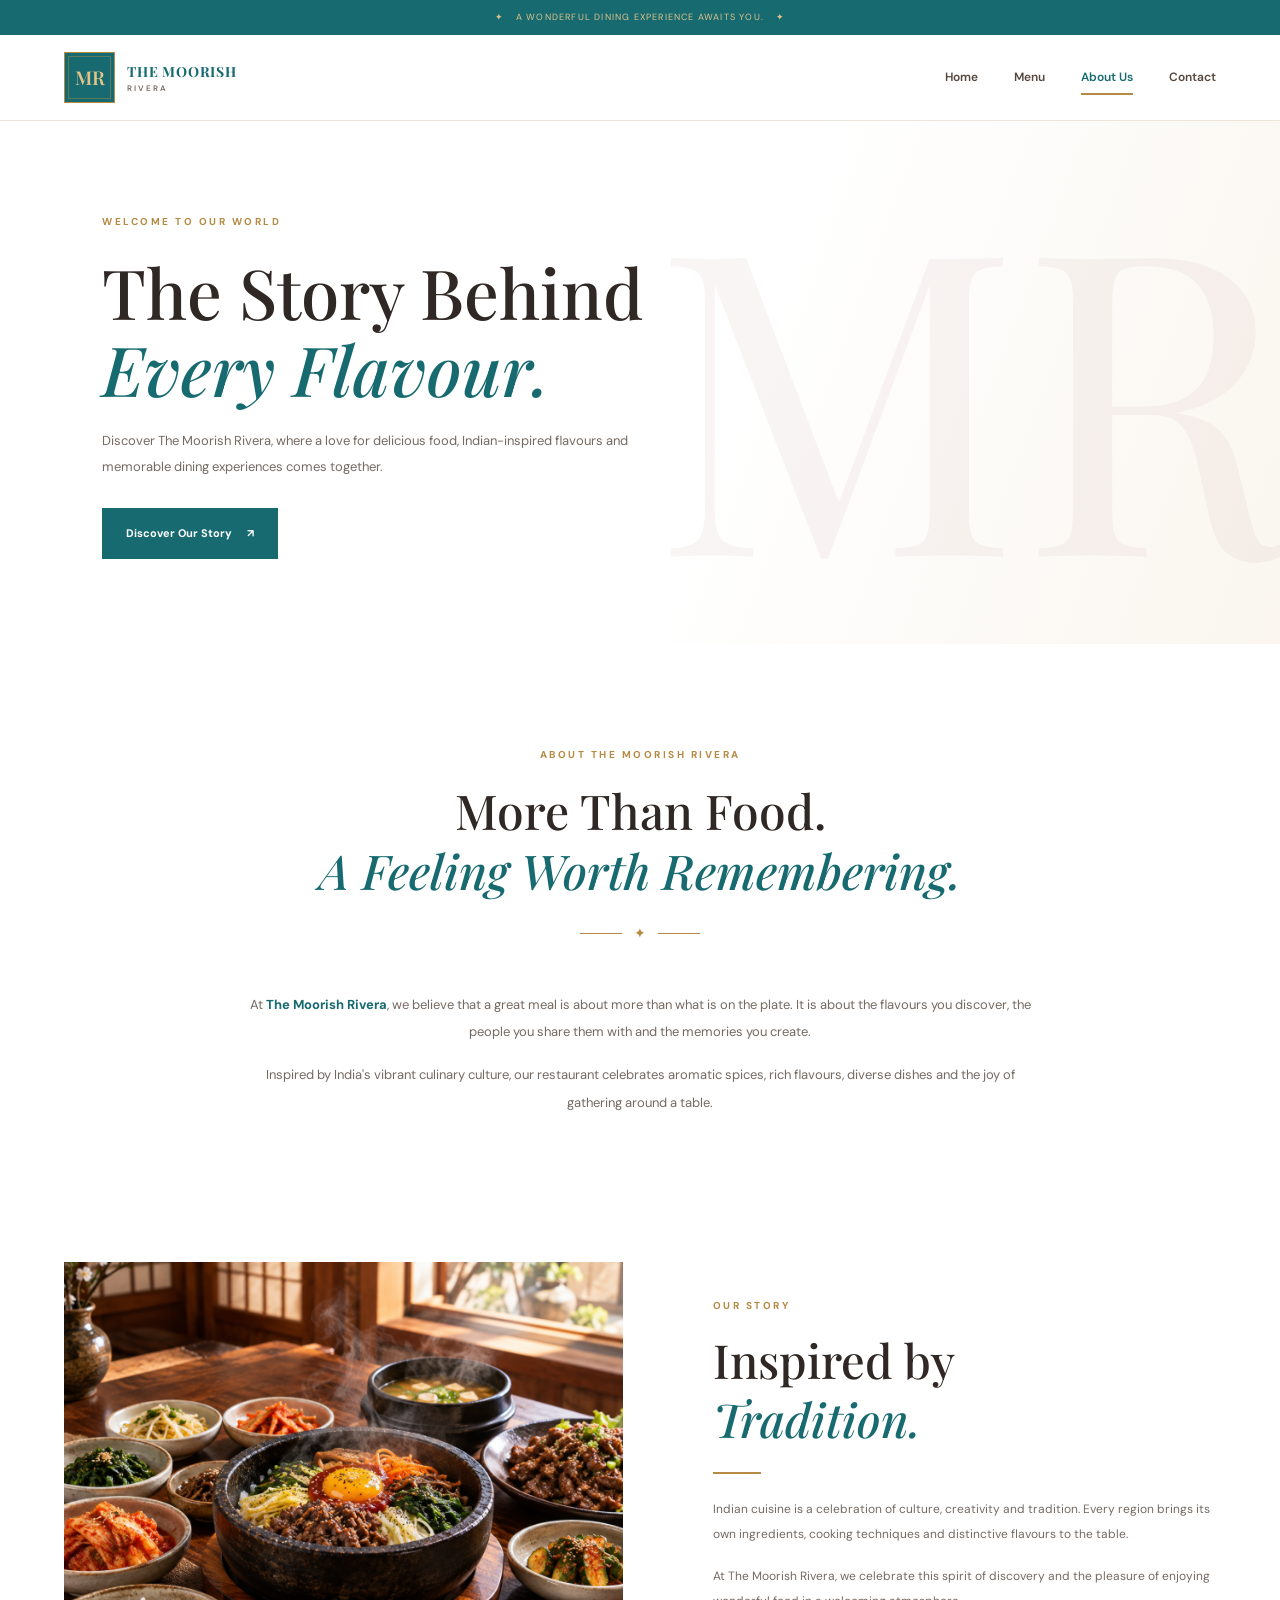
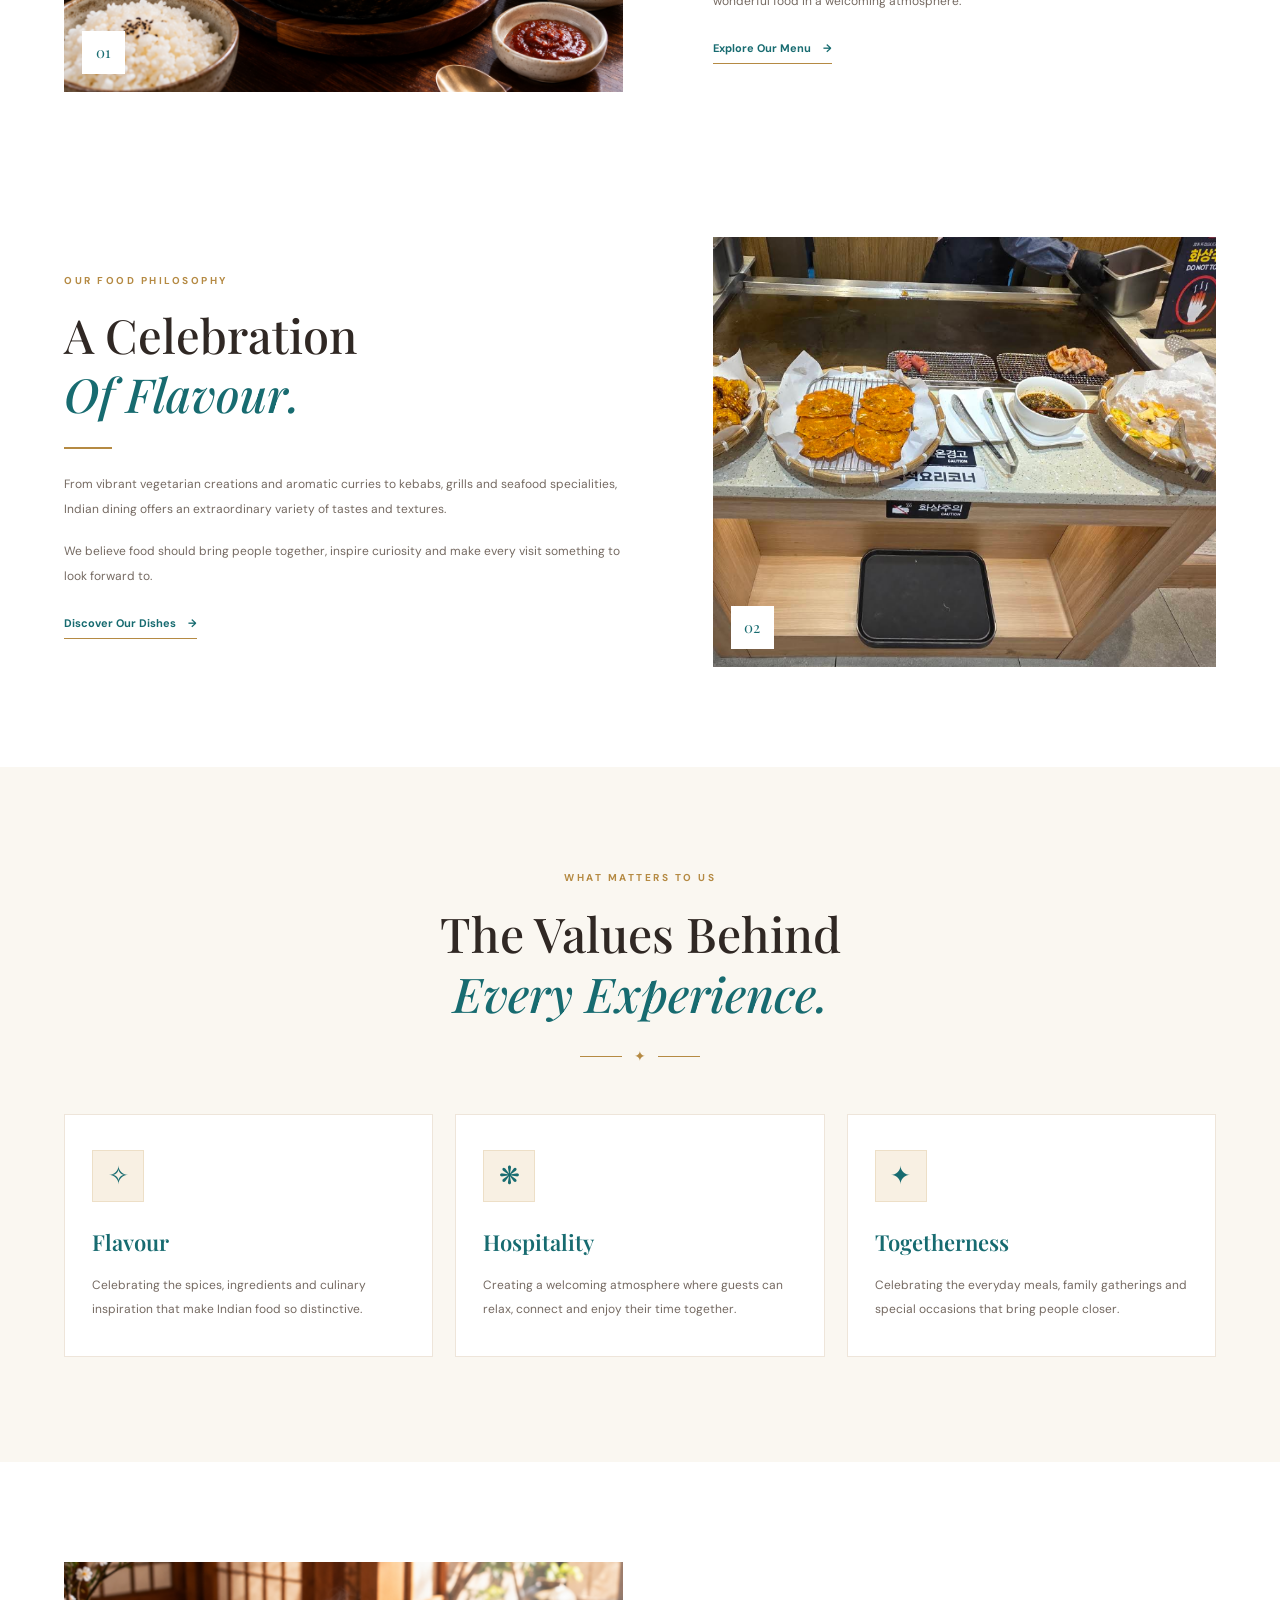
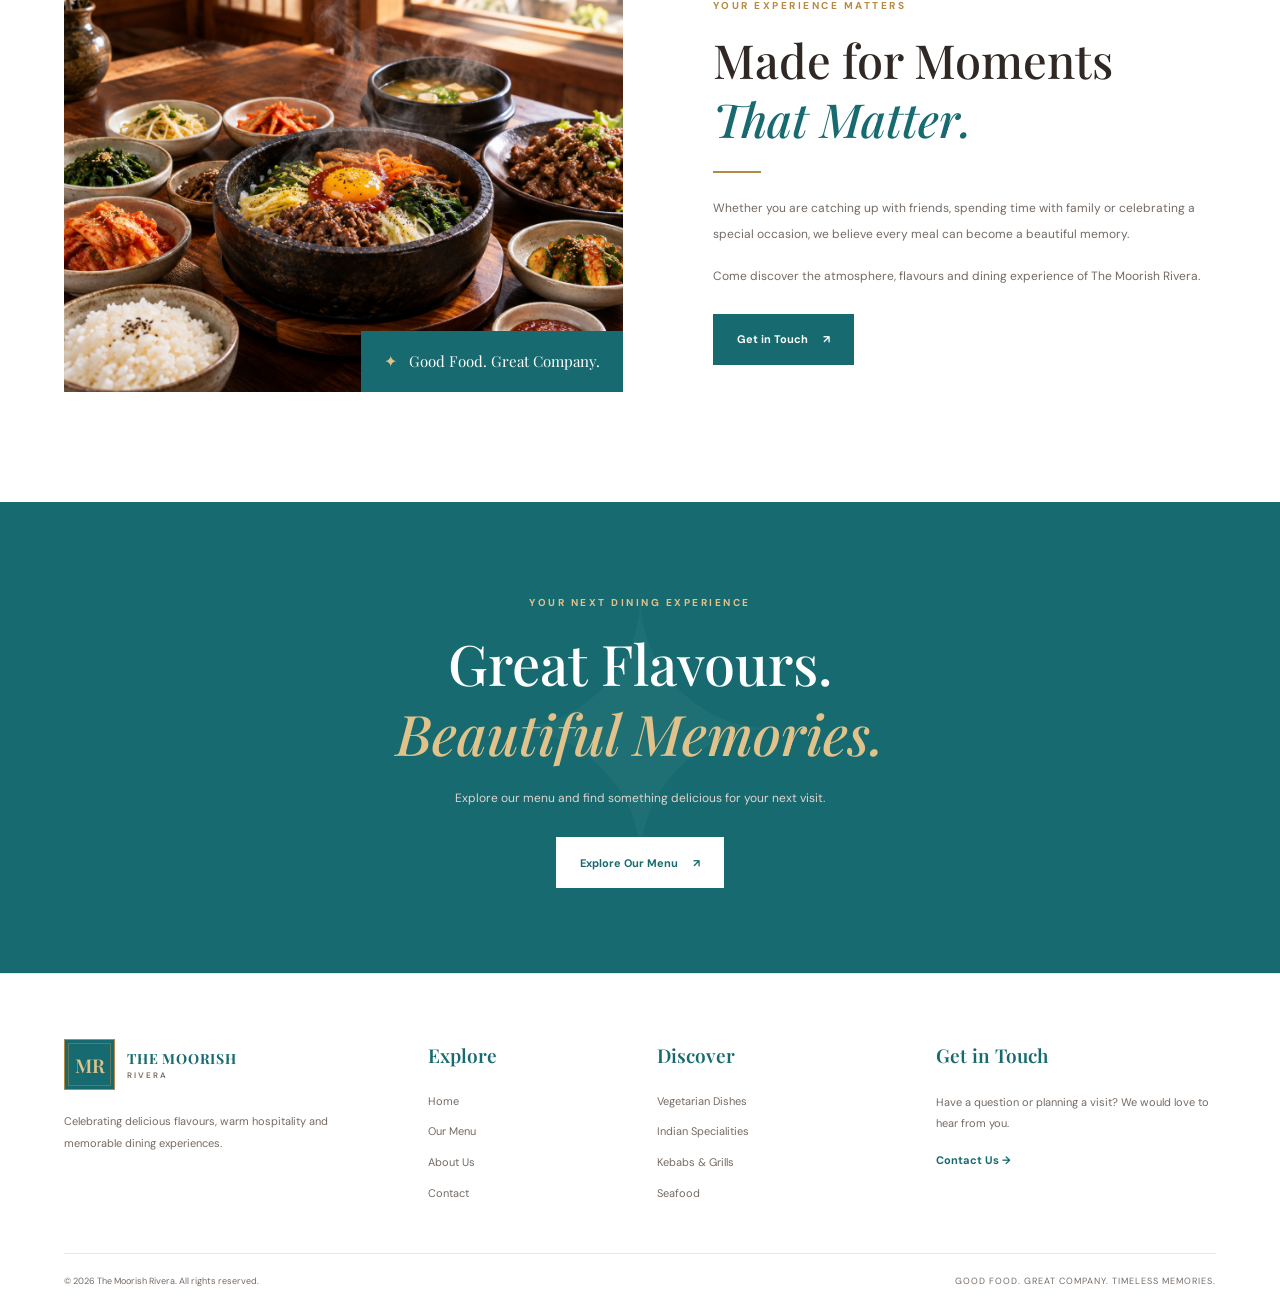
<file: about.html>
<!DOCTYPE html>
<html lang="en">

<head>
    <meta charset="UTF-8">
    <meta name="viewport" content="width=device-width, initial-scale=1.0">

    <meta name="description"
          content="Discover The Moorish Rivera, celebrating Indian-inspired flavours, memorable meals and warm hospitality.">

    <meta name="theme-color" content="#ffffff">

    <title>About Us | The Moorish Rivera</title>

    <!-- Google Fonts -->
    <link rel="preconnect" href="https://fonts.googleapis.com">
    <link rel="preconnect" href="https://fonts.gstatic.com" crossorigin>

    <link href="https://fonts.googleapis.com/css2?family=DM+Sans:wght@400;500;600;700&family=Playfair+Display:wght@500;600;700&display=swap"
          rel="stylesheet">

    <!-- CSS -->
    <link rel="stylesheet" href="css/about.css" type="text/css">

    <!-- JavaScript -->
    <script src="css/js/about.js" defer></script>
</head>

<body>

    <!-- ANNOUNCEMENT BAR -->
    <div class="announcement">
        <span>✦</span>
        <p>A wonderful dining experience awaits you.</p>
        <span>✦</span>
    </div>


    <!-- HEADER -->
    <header class="site-header" id="siteHeader">

        <a href="index.html"
           class="brand"
           aria-label="The Moorish Rivera home">

            <span class="brand-mark">MR</span>

            <span class="brand-copy">
                <strong>THE MOORISH</strong>
                <small>R I V E R A</small>
            </span>

        </a>


        <!-- MOBILE MENU BUTTON -->
        <button class="menu-toggle"
                id="menuToggle"
                aria-label="Open navigation"
                aria-expanded="false"
                aria-controls="mainNav">

            <span></span>
            <span></span>
            <span></span>

        </button>


        <!-- NAVIGATION -->
        <nav class="main-nav" id="mainNav">

            <a href="index.html">Home</a>
            <a href="menu.html">Menu</a>
            <a href="about.html" class="active" aria-current="page">About Us</a>
            <a href="contact.html">Contact</a>

        </nav>

    </header>


    <main>

        <!-- ABOUT HERO -->
        <section class="about-hero">

            <div class="hero-content reveal">

                <span class="eyebrow">WELCOME TO OUR WORLD</span>

                <h1>
                    The Story Behind<br>
                    <span>Every Flavour.</span>
                </h1>

                <p>
                    Discover The Moorish Rivera, where a love for
                    delicious food, Indian-inspired flavours and
                    memorable dining experiences comes together.
                </p>

                <a href="#our-story" class="primary-button">
                    Discover Our Story
                    <span aria-hidden="true">↗</span>
                </a>

            </div>

            <div class="hero-decoration" aria-hidden="true">MR</div>

        </section>


        <!-- INTRODUCTION -->
        <section class="introduction section-container" id="our-story">

            <div class="section-heading reveal">

                <span class="eyebrow">ABOUT THE MOORISH RIVERA</span>

                <h2>
                    More Than Food.<br>
                    <span>A Feeling Worth Remembering.</span>
                </h2>

                <div class="gold-divider">
                    <span></span>
                    <i>✦</i>
                    <span></span>
                </div>

            </div>

            <div class="intro-text reveal">

                <p>
                    At <strong>The Moorish Rivera</strong>, we believe that
                    a great meal is about more than what is on the plate.
                    It is about the flavours you discover, the people
                    you share them with and the memories you create.
                </p>

                <p>
                    Inspired by India's vibrant culinary culture, our
                    restaurant celebrates aromatic spices, rich flavours,
                    diverse dishes and the joy of gathering around a table.
                </p>

            </div>

        </section>


        <!-- IMAGE SECTION 1 -->
        <section class="story-section section-container">

            <div class="story-image reveal">

                <img src="image/main photo.png"
                     alt="The Moorish Rivera restaurant interior"
                     loading="lazy">

                <span class="image-number">01</span>

            </div>

            <div class="story-content reveal">

                <span class="eyebrow">OUR STORY</span>

                <h2>
                    Inspired by<br>
                    <span>Tradition.</span>
                </h2>

                <div class="small-divider"></div>

                <p>
                    Indian cuisine is a celebration of culture, creativity
                    and tradition. Every region brings its own ingredients,
                    cooking techniques and distinctive flavours to the table.
                </p>

                <p>
                    At The Moorish Rivera, we celebrate this spirit of
                    discovery and the pleasure of enjoying wonderful food
                    in a welcoming atmosphere.
                </p>

                <a href="menu.html" class="text-link">
                    Explore Our Menu
                    <span aria-hidden="true">→</span>
                </a>

            </div>

        </section>


        <!-- IMAGE SECTION 2 -->
        <section class="story-section story-reverse section-container">

            <div class="story-image reveal">

                <img src="image/second photo.png"
                     alt="A selection of Indian-inspired restaurant dishes"
                     loading="lazy">

                <span class="image-number">02</span>

            </div>

            <div class="story-content reveal">

                <span class="eyebrow">OUR FOOD PHILOSOPHY</span>

                <h2>
                    A Celebration<br>
                    <span>Of Flavour.</span>
                </h2>

                <div class="small-divider"></div>

                <p>
                    From vibrant vegetarian creations and aromatic curries
                    to kebabs, grills and seafood specialities, Indian dining
                    offers an extraordinary variety of tastes and textures.
                </p>

                <p>
                    We believe food should bring people together, inspire
                    curiosity and make every visit something to look forward to.
                </p>

                <a href="menu.html" class="text-link">
                    Discover Our Dishes
                    <span aria-hidden="true">→</span>
                </a>

            </div>

        </section>


        <!-- VALUES -->
        <section class="values-section">

            <div class="section-container">

                <div class="section-heading reveal">

                    <span class="eyebrow">WHAT MATTERS TO US</span>

                    <h2>
                        The Values Behind<br>
                        <span>Every Experience.</span>
                    </h2>

                    <div class="gold-divider">
                        <span></span>
                        <i>✦</i>
                        <span></span>
                    </div>

                </div>


                <div class="values-grid">

                    <article class="value-card reveal">

                        <span class="value-icon" aria-hidden="true">✧</span>

                        <h3>Flavour</h3>

                        <p>
                            Celebrating the spices, ingredients and
                            culinary inspiration that make Indian
                            food so distinctive.
                        </p>

                    </article>


                    <article class="value-card reveal">

                        <span class="value-icon" aria-hidden="true">❋</span>

                        <h3>Hospitality</h3>

                        <p>
                            Creating a welcoming atmosphere where
                            guests can relax, connect and enjoy
                            their time together.
                        </p>

                    </article>


                    <article class="value-card reveal">

                        <span class="value-icon" aria-hidden="true">✦</span>

                        <h3>Togetherness</h3>

                        <p>
                            Celebrating the everyday meals, family
                            gatherings and special occasions that
                            bring people closer.
                        </p>

                    </article>

                </div>

            </div>

        </section>


        <!-- IMAGE SECTION 3 -->
        <section class="experience-section section-container">

            <div class="experience-image reveal">

                <img src="image/main photo.png"
                     alt="An inviting restaurant dining experience"
                     loading="lazy">

                <div class="image-caption">
                    <span>✦</span>
                    <p>Good Food. Great Company.</p>
                </div>

            </div>

            <div class="experience-content reveal">

                <span class="eyebrow">YOUR EXPERIENCE MATTERS</span>

                <h2>
                    Made for Moments<br>
                    <span>That Matter.</span>
                </h2>

                <div class="small-divider"></div>

                <p>
                    Whether you are catching up with friends, spending
                    time with family or celebrating a special occasion,
                    we believe every meal can become a beautiful memory.
                </p>

                <p>
                    Come discover the atmosphere, flavours and dining
                    experience of The Moorish Rivera.
                </p>

                <a href="contact.html" class="primary-button">
                    Get in Touch
                    <span aria-hidden="true">↗</span>
                </a>

            </div>

        </section>


        <!-- FINAL CALL TO ACTION -->
        <section class="final-cta">

            <div class="cta-decoration" aria-hidden="true">✦</div>

            <div class="cta-content reveal">

                <span class="eyebrow">YOUR NEXT DINING EXPERIENCE</span>

                <h2>
                    Great Flavours.<br>
                    <span>Beautiful Memories.</span>
                </h2>

                <p>
                    Explore our menu and find something delicious
                    for your next visit.
                </p>

                <a href="menu.html" class="light-button">
                    Explore Our Menu
                    <span aria-hidden="true">↗</span>
                </a>

            </div>

        </section>

    </main>


    <!-- FOOTER -->
    <footer class="site-footer">

        <div class="footer-main">

            <!-- BRAND -->
            <div class="footer-brand">

                <a href="index.html" class="brand footer-logo">

                    <span class="brand-mark">MR</span>

                    <span class="brand-copy">
                        <strong>THE MOORISH</strong>
                        <small>R I V E R A</small>
                    </span>

                </a>

                <p>
                    Celebrating delicious flavours, warm hospitality
                    and memorable dining experiences.
                </p>

            </div>


            <!-- QUICK LINKS -->
            <div class="footer-column">

                <h3>Explore</h3>

                <a href="index.html">Home</a>
                <a href="menu.html">Our Menu</a>
                <a href="about.html">About Us</a>
                <a href="contact.html">Contact</a>

            </div>


            <!-- MENU LINKS -->
            <div class="footer-column">

                <h3>Discover</h3>

                <a href="menu.html">Vegetarian Dishes</a>
                <a href="menu.html">Indian Specialities</a>
                <a href="menu.html">Kebabs & Grills</a>
                <a href="menu.html">Seafood</a>

            </div>


            <!-- CONTACT -->
            <div class="footer-column footer-contact">

                <h3>Get in Touch</h3>

                <p>
                    Have a question or planning a visit?
                    We would love to hear from you.
                </p>

                <a href="contact.html" class="footer-contact-link">
                    Contact Us →
                </a>

            </div>

        </div>


        <div class="footer-bottom">

            <p>
                &copy; <span id="currentYear"></span>
                The Moorish Rivera. All rights reserved.
            </p>

            <p class="footer-tagline">
                GOOD FOOD. GREAT COMPANY. TIMELESS MEMORIES.
            </p>

        </div>

    </footer>


    <!-- BACK TO TOP -->
    <button class="back-to-top"
            id="backToTop"
            aria-label="Back to top">

        ↑

    </button>

</body>
</html>
</file>
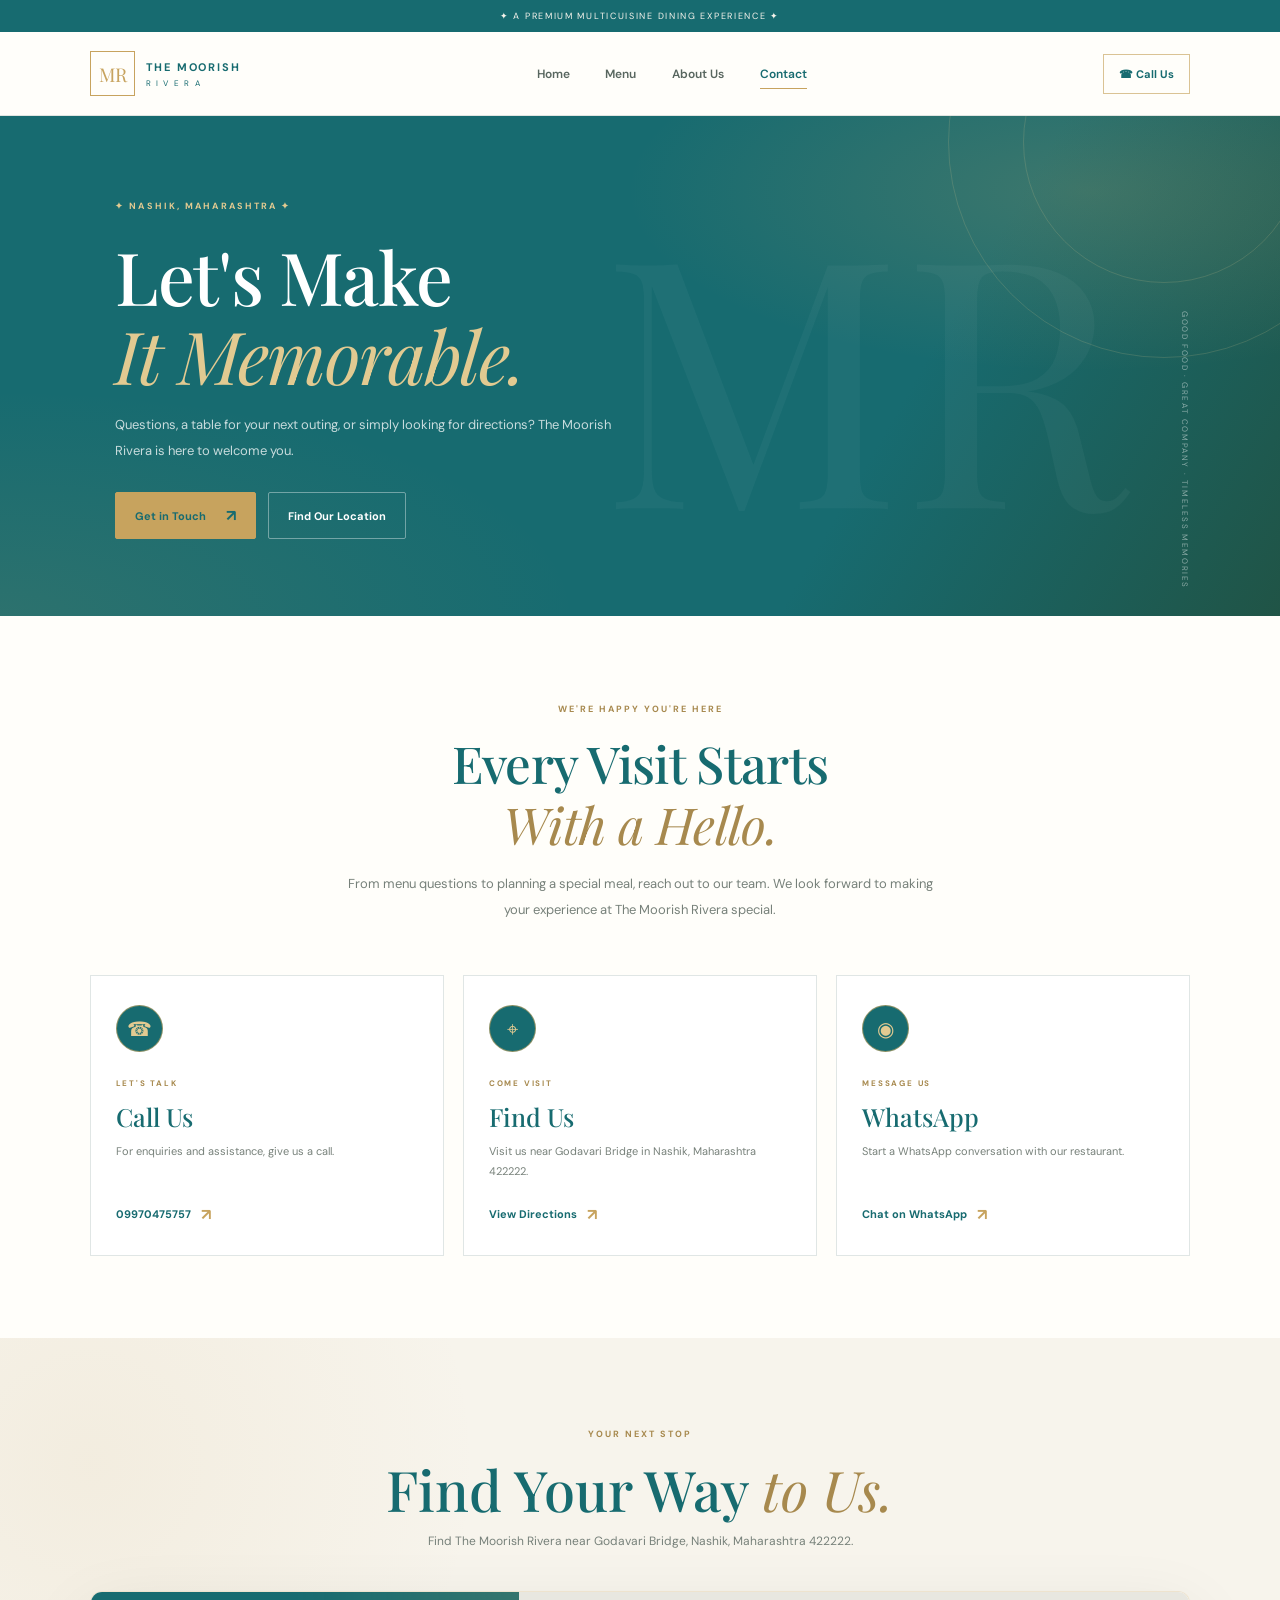
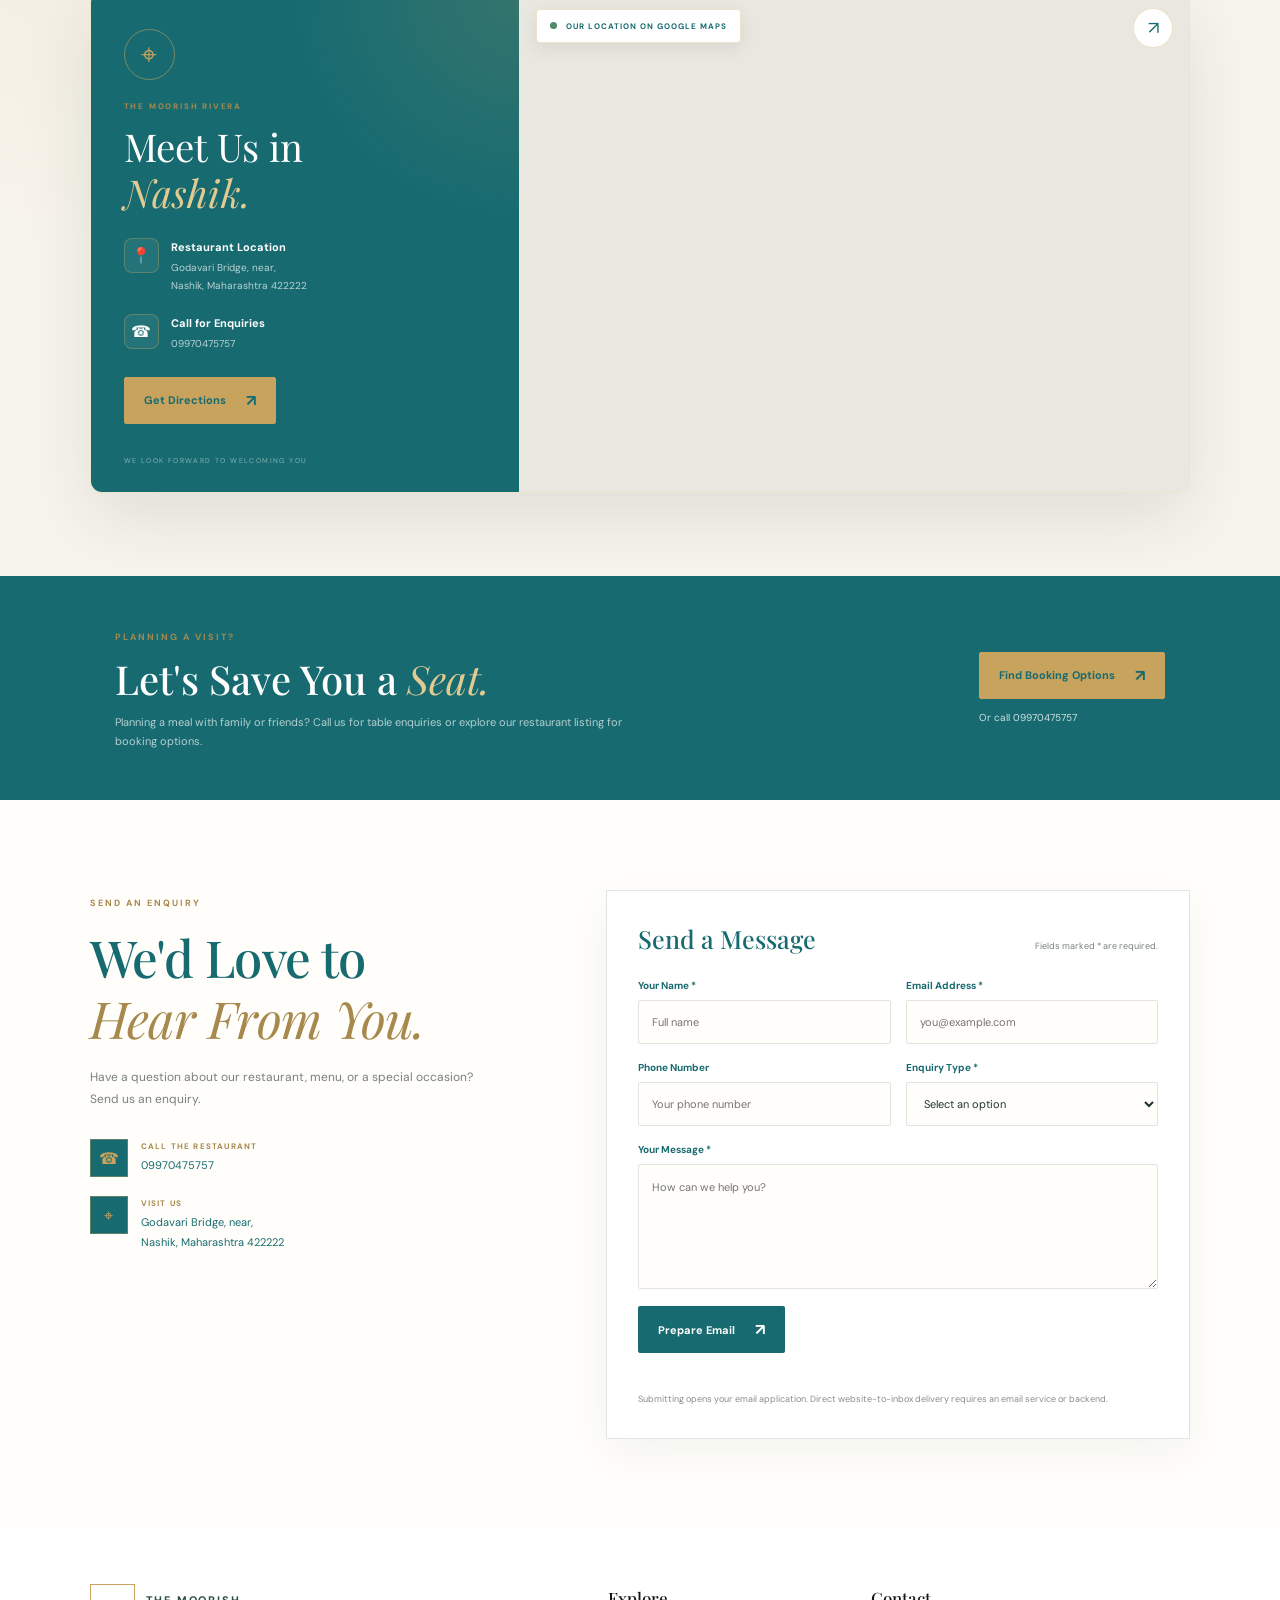
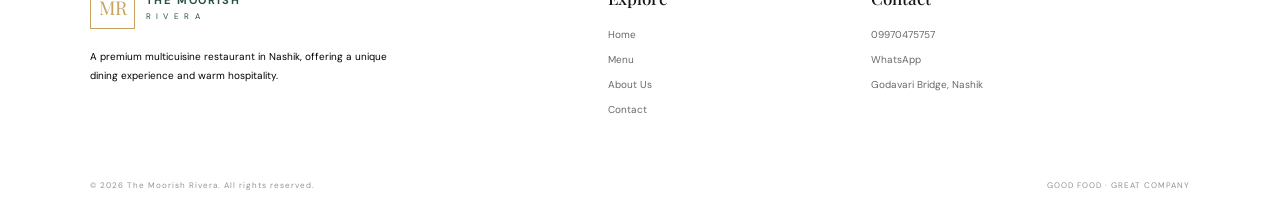
<file: contact.html>
<!DOCTYPE html>
<html lang="en">
<head>
    <meta charset="UTF-8">
    <meta name="viewport" content="width=device-width, initial-scale=1.0">
    <meta name="theme-color" content="#123d36">
    <meta name="description" content="Contact The Moorish Rivera in Nashik, Maharashtra. Find our location, call us, or send an enquiry.">

    <title>Contact Us | The Moorish Rivera</title>

    <link rel="preconnect" href="https://fonts.googleapis.com">
    <link rel="preconnect" href="https://fonts.gstatic.com" crossorigin>

    <link href="https://fonts.googleapis.com/css2?family=DM+Sans:wght@400;500;600;700&family=Playfair+Display:wght@400;500;600;700&display=swap" rel="stylesheet">

    <link rel="stylesheet" href="css/contact.css" type="text/css">
    <script src="css/js/contact.js" defer></script>
</head>

<body>

    <div class="top-strip">
        ✦ A PREMIUM MULTICUISINE DINING EXPERIENCE ✦
    </div>

    <!-- NAVIGATION -->
    <header class="site-header" id="siteHeader">

        <a class="brand" href="index.html">
            <span class="brand-monogram">MR</span>

            <span class="brand-name">
                <strong>THE MOORISH</strong>
                <small>R I V E R A</small>
            </span>
        </a>

        <button class="menu-toggle"
                id="menuToggle"
                aria-label="Open navigation"
                aria-expanded="false"
                aria-controls="mainNav">

            <span></span>
            <span></span>
            <span></span>
        </button>

        <nav class="main-nav" id="mainNav">
            <a href="index.html">Home</a>
            <a href="menu.html">Menu</a>
            <a href="about.html">About Us</a>
            <a href="contact.html" class="active">Contact</a>
        </nav>

        <a class="header-call" href="tel:09970475757">
            ☎ Call Us
        </a>

    </header>

    <main>

        <!-- HERO -->
        <section class="hero">

            <div class="hero-pattern">MR</div>

            <div class="hero-inner reveal">

                <span class="eyebrow">
                    ✦ NASHIK, MAHARASHTRA ✦
                </span>

                <h1>
                    Let's Make<br>
                    <em>It Memorable.</em>
                </h1>

                <p>
                    Questions, a table for your next outing, or simply
                    looking for directions? The Moorish Rivera is here
                    to welcome you.
                </p>

                <div class="hero-actions">
                    <a href="#contact-options" class="button button-gold">
                        Get in Touch <span>↗</span>
                    </a>

                    <a href="#location" class="button button-outline">
                        Find Our Location
                    </a>
                </div>

            </div>

            <div class="hero-side-note">
                GOOD FOOD · GREAT COMPANY · TIMELESS MEMORIES
            </div>

        </section>

        <!-- INTRODUCTION -->
        <section class="intro section-wrap reveal">

            <span class="section-kicker">
                WE'RE HAPPY YOU'RE HERE
            </span>

            <h2>
                Every Visit Starts<br>
                <em>With a Hello.</em>
            </h2>

            <p>
                From menu questions to planning a special meal,
                reach out to our team. We look forward to making
                your experience at The Moorish Rivera special.
            </p>

        </section>

        <!-- CONTACT CARDS -->
        <section class="contact-options section-wrap"
                 id="contact-options">

            <article class="info-card reveal">

                <div class="icon-circle">☎</div>

                <span class="card-kicker">LET'S TALK</span>

                <h3>Call Us</h3>

                <p>
                    For enquiries and assistance, give us a call.
                </p>

                <a href="tel:09970475757" class="text-link">
                    09970475757 <span>↗</span>
                </a>

            </article>

            <article class="info-card reveal">

                <div class="icon-circle">⌖</div>

                <span class="card-kicker">COME VISIT</span>

                <h3>Find Us</h3>

                <p>
                    Visit us near Godavari Bridge in Nashik,
                    Maharashtra 422222.
                </p>

                <a
                    href="https://www.google.com/maps/search/?api=1&query=The+Moorish+Rivera%2C+Godavari+Bridge%2C+Nashik%2C+Maharashtra+422222"
                    target="_blank"
                    rel="noopener noreferrer"
                    class="text-link">

                    View Directions <span>↗</span>
                </a>

            </article>

            <article class="info-card reveal">

                <div class="icon-circle">◉</div>

                <span class="card-kicker">MESSAGE US</span>

                <h3>WhatsApp</h3>

                <p>
                    Start a WhatsApp conversation with our restaurant.
                </p>

                <a
                    href="https://wa.me/919970475757"
                    target="_blank"
                    rel="noopener noreferrer"
                    class="text-link">

                    Chat on WhatsApp <span>↗</span>
                </a>

            </article>

        </section>

        <!-- LOCATION -->
        <section class="location-section" id="location">

            <div class="location-heading reveal">

                <span class="section-kicker">
                    YOUR NEXT STOP
                </span>

                <h2>
                    Find Your Way <em>to Us.</em>
                </h2>

                <p>
                    Find The Moorish Rivera near Godavari Bridge,
                    Nashik, Maharashtra 422222.
                </p>

            </div>

            <div class="location-panel reveal">

                <div class="location-copy">

                    <span class="location-symbol">⌖</span>

                    <span class="card-kicker">
                        THE MOORISH RIVERA
                    </span>

                    <h3>
                        Meet Us in<br>
                        <em>Nashik.</em>
                    </h3>

                    <div class="address-block">

                        <span class="address-icon">📍</span>

                        <div>
                            <strong>Restaurant Location</strong>

                            <p>
                                Godavari Bridge, near,<br>
                                Nashik, Maharashtra 422222
                            </p>
                        </div>

                    </div>

                    <div class="address-block">

                        <span class="address-icon">☎</span>

                        <div>
                            <strong>Call for Enquiries</strong>

                            <p>
                                <a href="tel:09970475757">
                                    09970475757
                                </a>
                            </p>
                        </div>

                    </div>

                    <a
                        class="button button-gold directions-button"
                        href="https://www.google.com/maps/search/?api=1&query=The+Moorish+Rivera%2C+Godavari+Bridge%2C+Nashik%2C+Maharashtra+422222"
                        target="_blank"
                        rel="noopener noreferrer">

                        Get Directions <span>↗</span>
                    </a>

                    <small class="location-footnote">
                        WE LOOK FORWARD TO WELCOMING YOU
                    </small>

                </div>

                <div class="map-frame">

                    <div class="map-badge">
                        <span></span>
                        OUR LOCATION ON GOOGLE MAPS
                    </div>

                    <iframe
                        title="The Moorish Rivera, Nashik, Maharashtra"
                        src="https://www.google.com/maps?q=The%20Moorish%20Rivera%2C%20Godavari%20Bridge%2C%20Nashik%2C%20Maharashtra%20422222&output=embed"
                        loading="lazy"
                        referrerpolicy="no-referrer-when-downgrade"
                        allowfullscreen>
                    </iframe>

                    <a
                        class="map-expand"
                        href="https://www.google.com/maps/search/?api=1&query=The+Moorish+Rivera%2C+Godavari+Bridge%2C+Nashik%2C+Maharashtra+422222"
                        target="_blank"
                        rel="noopener noreferrer"
                        aria-label="Open Google Maps">

                        ↗
                    </a>

                </div>

            </div>

        </section>

        <!-- RESERVATION BANNER -->
        <section class="booking-banner reveal">

            <div>
                <span class="section-kicker">
                    PLANNING A VISIT?
                </span>

                <h2>
                    Let's Save You a <em>Seat.</em>
                </h2>

                <p>
                    Planning a meal with family or friends?
                    Call us for table enquiries or explore our
                    restaurant listing for booking options.
                </p>
            </div>

            <div class="booking-actions">

                <a
                    class="button button-gold"
                    href="https://www.google.com/maps/search/?api=1&query=The+Moorish+Rivera%2C+Godavari+Bridge%2C+Nashik%2C+Maharashtra+422222"
                    target="_blank"
                    rel="noopener noreferrer">

                    Find Booking Options <span>↗</span>
                </a>

                <a class="booking-call" href="tel:09970475757">
                    Or call 09970475757
                </a>

            </div>

        </section>

        <!-- ENQUIRY FORM -->
        <section class="message-section section-wrap">

            <div class="message-intro reveal">

                <span class="section-kicker">
                    SEND AN ENQUIRY
                </span>

                <h2>
                    We'd Love to<br>
                    <em>Hear From You.</em>
                </h2>

                <p>
                    Have a question about our restaurant, menu,
                    or a special occasion? Send us an enquiry.
                </p>

                <div class="message-contact-line">
                    <span>☎</span>

                    <div>
                        <small>CALL THE RESTAURANT</small>

                        <a href="tel:09970475757">
                            09970475757
                        </a>
                    </div>
                </div>

                <div class="message-contact-line">
                    <span>⌖</span>

                    <div>
                        <small>VISIT US</small>

                        <p>
                            Godavari Bridge, near,<br>
                            Nashik, Maharashtra 422222
                        </p>
                    </div>
                </div>

            </div>

            <form class="message-form reveal" id="contactForm">

                <div class="form-heading">
                    <h3>Send a Message</h3>
                    <p>Fields marked * are required.</p>
                </div>

                <div class="form-row">

                    <div class="form-field">
                        <label for="fullName">Your Name *</label>

                        <input
                            id="fullName"
                            name="fullName"
                            type="text"
                            placeholder="Full name"
                            autocomplete="name"
                            required>
                    </div>

                    <div class="form-field">
                        <label for="email">Email Address *</label>

                        <input
                            id="email"
                            name="email"
                            type="email"
                            placeholder="you@example.com"
                            autocomplete="email"
                            required>
                    </div>

                </div>

                <div class="form-row">

                    <div class="form-field">
                        <label for="phone">Phone Number</label>

                        <input
                            id="phone"
                            name="phone"
                            type="tel"
                            placeholder="Your phone number"
                            autocomplete="tel">
                    </div>

                    <div class="form-field">
                        <label for="enquiryType">Enquiry Type *</label>

                        <select
                            id="enquiryType"
                            name="enquiryType"
                            required>

                            <option value="" selected disabled>
                                Select an option
                            </option>

                            <option>General Enquiry</option>
                            <option>Menu Enquiry</option>
                            <option>Table Booking</option>
                            <option>Special Occasion</option>
                            <option>Feedback</option>
                            <option>Other</option>

                        </select>
                    </div>

                </div>

                <div class="form-field">
                    <label for="message">Your Message *</label>

                    <textarea
                        id="message"
                        name="message"
                        rows="5"
                        placeholder="How can we help you?"
                        required></textarea>
                </div>

                <button class="button button-green" type="submit">
                    Prepare Email <span>↗</span>
                </button>

                <p id="formStatus" class="form-status" role="status" aria-live="polite"></p>

                <p class="form-note">
                    Submitting opens your email application. Direct
                    website-to-inbox delivery requires an email service
                    or backend.
                </p>

            </form>

        </section>

    </main>

    <!-- FOOTER -->
    <footer class="site-footer">

        <div class="footer-main">

            <div class="footer-about">

                <a class="brand footer-brand" href="index.html">
                    <span class="brand-monogram">MR</span>

                    <span class="brand-name">
                        <strong>THE MOORISH</strong>
                        <small>R I V E R A</small>
                    </span>
                </a>

                <p>
                    A premium multicuisine restaurant in Nashik,
                    offering a unique dining experience and warm hospitality.
                </p>

            </div>

            <div class="footer-links">
                <h3>Explore</h3>
                <a href="index.html">Home</a>
                <a href="menu.html">Menu</a>
                <a href="about.html">About Us</a>
                <a href="contact.html">Contact</a>
            </div>

            <div class="footer-links">
                <h3>Contact</h3>
                <a href="tel:09970475757">09970475757</a>

                <a
                    href="https://wa.me/919970475757"
                    target="_blank"
                    rel="noopener noreferrer">
                    WhatsApp
                </a>

                <a href="#location">Godavari Bridge, Nashik</a>
            </div>

        </div>

        <div class="footer-bottom">
            <p>
                © <span id="currentYear"></span>
                The Moorish Rivera. All rights reserved.
            </p>

            <span>GOOD FOOD · GREAT COMPANY</span>
        </div>

    </footer>

    <button
        class="back-to-top"
        id="backToTop"
        aria-label="Back to top">

        ↑
    </button>

</body>
</html>
</file>
<file: css/about.css>
/* ==================================================
   THE MOORISH RIVERA
   ABOUT US PAGE
   White & Indian-Inspired Premium Design
================================================== */


/* ROOT */

:root {
    --white: #ffffff;
    --off-white: #fffdf9;
    --cream: #faf7f1;

    --maroon: #176b70;
    --maroon-dark: #176b70;
    --maroon-light: #914338;

    --gold: #b58a43;
    --gold-light: #e0c28a;

    --text: #302824;
    --muted: #756a62;

    --border: #eee5da;

    --heading: "Playfair Display", Georgia, serif;
    --body: "DM Sans", Arial, sans-serif;

    --container: 1200px;

    --transition: 0.35s ease;
}


/* RESET */

* {
    margin: 0;
    padding: 0;
    box-sizing: border-box;
}

html {
    scroll-behavior: smooth;
    scroll-padding-top: 100px;
}

body {
    font-family: var(--body);
    background: var(--white);
    color: var(--text);
    line-height: 1.7;
    overflow-x: hidden;
}

body.menu-open {
    overflow: hidden;
}

img {
    display: block;
    width: 100%;
    object-fit: cover;
}

a {
    color: inherit;
    text-decoration: none;
}

button {
    font: inherit;
}

button:focus-visible,
a:focus-visible {
    outline: 2px solid var(--gold);
    outline-offset: 4px;
}

::selection {
    background: var(--maroon);
    color: var(--white);
}


/* ANNOUNCEMENT */

.announcement {
    min-height: 35px;
    padding: 7px 12px;

    display: flex;
    align-items: center;
    justify-content: center;
    gap: 12px;

    background: var(--maroon-dark);
    color: var(--gold-light);

    text-align: center;
    font-size: 9px;
    letter-spacing: 1.2px;
    text-transform: uppercase;
}

.announcement p {
    line-height: 1.5;
}


/* HEADER */

.site-header {
    position: sticky;
    top: 0;
    z-index: 1000;

    min-height: 86px;
    padding: 12px max(5%, calc((100% - var(--container)) / 2));

    display: flex;
    align-items: center;
    justify-content: space-between;
    gap: 25px;

    background: rgba(255, 255, 255, 0.98);
    border-bottom: 1px solid var(--border);

    transition:
        min-height var(--transition),
        box-shadow var(--transition);
}

.site-header.scrolled {
    min-height: 72px;
    box-shadow: 0 8px 25px rgba(50, 25, 15, 0.07);
}


/* BRAND */

.brand {
    display: inline-flex;
    align-items: center;
    gap: 12px;
    flex-shrink: 0;
}

.brand-mark {
    width: 51px;
    height: 51px;

    display: grid;
    place-items: center;

    background: var(--maroon);
    color: var(--gold-light);

    border: 1px solid var(--gold);
    outline: 1px solid rgba(181, 138, 67, 0.45);
    outline-offset: -5px;

    font-family: var(--heading);
    font-size: 19px;
    font-weight: 600;
}

.brand-copy {
    display: flex;
    flex-direction: column;
    line-height: 1.5;
}

.brand-copy strong {
    color: var(--maroon);
    font-family: var(--heading);
    font-size: 14px;
    letter-spacing: 0.8px;
    white-space: nowrap;
}

.brand-copy small {
    color: var(--muted);
    font-size: 8px;
    font-weight: 600;
}


/* NAVIGATION */

.main-nav {
    display: flex;
    align-items: center;
    gap: clamp(18px, 3vw, 36px);
}

.main-nav a {
    position: relative;
    padding: 10px 0;

    color: #55463e;
    font-size: 12px;
    font-weight: 600;

    transition: color var(--transition);
}

.main-nav a::after {
    content: "";

    position: absolute;
    left: 0;
    bottom: 3px;

    width: 0;
    height: 2px;

    background: var(--gold);

    transition: width var(--transition);
}

.main-nav a:hover,
.main-nav a.active {
    color: var(--maroon);
}

.main-nav a:hover::after,
.main-nav a.active::after {
    width: 100%;
}


/* MOBILE MENU */

.menu-toggle {
    display: none;

    width: 43px;
    height: 43px;

    align-items: center;
    justify-content: center;
    flex-direction: column;
    gap: 5px;

    background: var(--white);
    border: 1px solid var(--border);

    cursor: pointer;
}

.menu-toggle span {
    width: 20px;
    height: 2px;

    background: var(--maroon);

    transition: transform var(--transition), opacity var(--transition);
}

.menu-toggle.active span:first-child {
    transform: translateY(7px) rotate(45deg);
}

.menu-toggle.active span:nth-child(2) {
    opacity: 0;
}

.menu-toggle.active span:last-child {
    transform: translateY(-7px) rotate(-45deg);
}


/* COMMON */

.section-container {
    width: min(100% - 10%, var(--container));
    margin-inline: auto;
}

.eyebrow {
    display: inline-block;

    color: var(--gold);
    font-size: 10px;
    font-weight: 700;
    letter-spacing: 2.5px;
    line-height: 1.8;
    text-transform: uppercase;
}

.section-heading {
    max-width: 760px;
    margin: 0 auto 45px;
    text-align: center;
}

.section-heading h2,
.story-content h2,
.experience-content h2,
.cta-content h2 {
    margin-top: 14px;

    font-family: var(--heading);
    font-size: clamp(33px, 4vw, 48px);
    font-weight: 500;
    line-height: 1.25;
}

.section-heading h2 span,
.story-content h2 span,
.experience-content h2 span,
.cta-content h2 span {
    color: var(--maroon);
    font-style: italic;
}

.gold-divider {
    display: flex;
    align-items: center;
    justify-content: center;
    gap: 12px;
    margin-top: 22px;
}

.gold-divider span {
    width: 42px;
    height: 1px;
    background: var(--gold);
}

.gold-divider i {
    color: var(--gold);
    font-size: 14px;
    font-style: normal;
}

.small-divider {
    width: 48px;
    height: 2px;
    margin: 23px 0;
    background: var(--gold);
}


/* BUTTONS */

.primary-button,
.light-button {
    min-height: 51px;
    padding: 13px 23px;

    display: inline-flex;
    align-items: center;
    justify-content: center;
    gap: 15px;

    border: 1px solid var(--maroon);
    background: var(--maroon);
    color: var(--white);

    font-size: 11px;
    font-weight: 700;

    transition:
        background var(--transition),
        color var(--transition),
        transform var(--transition);
}

.primary-button:hover {
    background: var(--maroon-dark);
    transform: translateY(-3px);
}

.light-button {
    background: var(--white);
    border-color: var(--white);
    color: var(--maroon);
}

.light-button:hover {
    background: var(--gold-light);
    border-color: var(--gold-light);
    transform: translateY(-3px);
}


/* HERO */

.about-hero {
    position: relative;
    min-height: 470px;

    display: flex;
    align-items: center;

    padding: 85px max(8%, calc((100% - 1080px) / 2));

    overflow: hidden;

    background:
        linear-gradient(
            110deg,
            #ffffff 0%,
            #ffffff 56%,
            #faf6ef 100%
        );
}

.hero-content {
    position: relative;
    z-index: 2;
    max-width: 690px;
}

.hero-content h1 {
    margin: 20px 0;

    font-family: var(--heading);
    font-size: clamp(43px, 6vw, 69px);
    font-weight: 500;
    line-height: 1.12;
}

.hero-content h1 span {
    color: var(--maroon);
    font-style: italic;
}

.hero-content p {
    max-width: 540px;
    margin-bottom: 28px;

    color: var(--muted);
    font-size: 13px;
    line-height: 2;
}

.hero-decoration {
    position: absolute;
    top: 50%;
    right: -15px;

    transform: translateY(-50%);

    color: rgba(112, 35, 30, 0.045);
    font-family: var(--heading);
    font-size: clamp(200px, 33vw, 440px);
    line-height: 1;

    pointer-events: none;
    user-select: none;
}


/* INTRODUCTION */

.introduction {
    padding-top: 95px;
    padding-bottom: 85px;
}

.intro-text {
    max-width: 790px;
    margin: 0 auto;
    text-align: center;
}

.intro-text p {
    margin-bottom: 16px;

    color: var(--muted);
    font-size: 13px;
    line-height: 2.1;
}

.intro-text strong {
    color: var(--maroon);
}


/* THREE IMAGE STORY SECTIONS */

.story-section {
    display: grid;
    grid-template-columns: 1fr 0.9fr;
    align-items: center;
    gap: clamp(40px, 7vw, 95px);

    padding-top: 45px;
    padding-bottom: 100px;
}

.story-reverse .story-image {
    order: 2;
}

.story-reverse .story-content {
    order: 1;
}

.story-image {
    position: relative;

    min-width: 0;
    height: 430px;

    overflow: hidden;
    background: var(--cream);
}

.story-image img {
    width: 100%;
    height: 100%;

    transition: transform 0.8s ease;
}

.story-image:hover img {
    transform: scale(1.045);
}

.image-number {
    position: absolute;
    left: 18px;
    bottom: 18px;

    width: 43px;
    height: 43px;

    display: grid;
    place-items: center;

    background: var(--white);
    color: var(--maroon);

    font-family: var(--heading);
    font-size: 15px;
}

.story-content h2 {
    font-size: clamp(34px, 4vw, 47px);
}

.story-content > p,
.experience-content > p {
    margin-bottom: 17px;

    color: var(--muted);
    font-size: 12px;
    line-height: 2.1;
}

.text-link {
    display: inline-flex;
    align-items: center;
    gap: 12px;

    margin-top: 8px;
    padding-bottom: 5px;

    border-bottom: 1px solid var(--gold);

    color: var(--maroon);
    font-size: 11px;
    font-weight: 700;

    transition: gap var(--transition);
}

.text-link:hover {
    gap: 19px;
}


/* VALUES */

.values-section {
    padding: 95px 0 105px;
    background: var(--cream);
}

.values-grid {
    display: grid;
    grid-template-columns: repeat(3, minmax(0, 1fr));
    gap: 22px;
}

.value-card {
    padding: 35px 27px;

    background: var(--white);
    border: 1px solid var(--border);

    transition:
        transform var(--transition),
        box-shadow var(--transition),
        border-color var(--transition);
}

.value-card:hover {
    transform: translateY(-6px);
    border-color: #ddc59e;
    box-shadow: 0 15px 35px rgba(50, 25, 15, 0.07);
}

.value-icon {
    width: 52px;
    height: 52px;

    display: grid;
    place-items: center;

    margin-bottom: 22px;

    background: #f8f0e3;
    border: 1px solid #eddfc7;

    color: var(--maroon);
    font-size: 25px;
}

.value-card h3 {
    margin-bottom: 12px;

    color: var(--maroon);
    font-family: var(--heading);
    font-size: 22px;
    font-weight: 600;
}

.value-card p {
    color: var(--muted);
    font-size: 12px;
    line-height: 2;
}


/* THIRD IMAGE / EXPERIENCE */

.experience-section {
    display: grid;
    grid-template-columns: 1fr 0.9fr;
    align-items: center;
    gap: clamp(40px, 7vw, 95px);

    padding-top: 100px;
    padding-bottom: 110px;
}

.experience-image {
    position: relative;
    height: 430px;
    overflow: hidden;
    background: var(--cream);
}

.experience-image img {
    height: 100%;
    transition: transform 0.8s ease;
}

.experience-image:hover img {
    transform: scale(1.045);
}

.image-caption {
    position: absolute;
    right: 0;
    bottom: 0;

    padding: 17px 23px;

    display: flex;
    align-items: center;
    gap: 12px;

    background: var(--maroon);
    color: var(--white);
}

.image-caption span {
    color: var(--gold-light);
}

.image-caption p {
    font-family: var(--heading);
    font-size: 15px;
}

.experience-content h2 {
    font-size: clamp(34px, 4vw, 47px);
}

.experience-content .primary-button {
    margin-top: 8px;
}


/* FINAL CTA */

.final-cta {
    position: relative;
    overflow: hidden;

    padding: 85px 6%;

    background: var(--maroon-dark);
    color: var(--white);
    text-align: center;
}

.cta-content {
    position: relative;
    z-index: 1;
    max-width: 730px;
    margin: 0 auto;
}

.cta-content .eyebrow {
    color: var(--gold-light);
}

.cta-content h2 {
    margin-bottom: 18px;
    font-size: clamp(37px, 5vw, 56px);
}

.cta-content h2 span {
    color: var(--gold-light);
}

.cta-content > p {
    max-width: 520px;
    margin: 0 auto 27px;

    color: #e3d4ce;
    font-size: 12px;
    line-height: 2;
}

.cta-decoration {
    position: absolute;
    top: 50%;
    left: 50%;

    transform: translate(-50%, -50%);

    color: rgba(255, 255, 255, 0.035);
    font-size: clamp(180px, 30vw, 350px);
}


/* FOOTER */

.site-footer {
    background: #ffffff;
    color: var(--text);
    border-top: 1px solid var(--border);
}

.footer-main {
    width: min(100% - 10%, var(--container));
    margin: 0 auto;
    padding: 65px 0 50px;

    display: grid;
    grid-template-columns: 1.35fr 0.8fr 1fr 1.15fr;
    gap: 35px;
}

.footer-logo .brand-mark {
    flex-shrink: 0;
}

.footer-brand > p {
    max-width: 275px;
    margin-top: 20px;

    color: var(--muted);
    font-size: 11px;
    line-height: 2;
}

.footer-column {
    display: flex;
    flex-direction: column;
    align-items: flex-start;
    gap: 12px;
}

.footer-column h3 {
    margin-bottom: 8px;

    color: var(--maroon);
    font-family: var(--heading);
    font-size: 19px;
    font-weight: 600;
}

.footer-column > a {
    color: var(--muted);
    font-size: 11px;

    transition:
        color var(--transition),
        transform var(--transition);
}

.footer-column > a:hover {
    color: var(--maroon);
    transform: translateX(4px);
}

.footer-contact > p {
    color: var(--muted);
    font-size: 11px;
    line-height: 1.9;
}

.footer-column .footer-contact-link {
    margin-top: 5px;
    color: var(--maroon);
    font-weight: 700;
}

.footer-bottom {
    width: min(100% - 10%, var(--container));
    margin: 0 auto;

    padding: 20px 0;

    display: flex;
    align-items: center;
    justify-content: space-between;
    flex-wrap: wrap;
    gap: 15px;

    border-top: 1px solid var(--border);
}

.footer-bottom p {
    color: var(--muted);
    font-size: 9px;
}

.footer-tagline {
    letter-spacing: 1px;
    text-align: right;
}


/* BACK TO TOP */

.back-to-top {
    position: fixed;
    right: 22px;
    bottom: 22px;
    z-index: 900;

    width: 43px;
    height: 43px;

    display: grid;
    place-items: center;

    background: var(--maroon);
    color: var(--white);
    border: 1px solid var(--maroon);

    font-size: 20px;
    cursor: pointer;

    opacity: 0;
    visibility: hidden;
    transform: translateY(10px);

    transition: all var(--transition);
}

.back-to-top.visible {
    opacity: 1;
    visibility: visible;
    transform: translateY(0);
}

.back-to-top:hover {
    background: var(--gold);
    border-color: var(--gold);
    color: var(--maroon-dark);
}


/* SCROLL REVEAL */

.reveal {
    opacity: 0;
    transform: translateY(25px);

    transition:
        opacity 0.75s ease,
        transform 0.75s ease;
}

.reveal.visible {
    opacity: 1;
    transform: translateY(0);
}


/* TABLET */

@media (max-width: 1024px) {

    .site-header {
        padding-right: 4%;
        padding-left: 4%;
    }

    .main-nav {
        gap: 20px;
    }

    .brand-copy strong {
        font-size: 12px;
    }

    .story-section,
    .experience-section {
        gap: 40px;
    }

    .story-image,
    .experience-image {
        height: 370px;
    }

    .footer-main {
        grid-template-columns: repeat(2, minmax(0, 1fr));
        gap: 38px;
    }

}


/* MOBILE NAVIGATION */

@media (max-width: 760px) {

    .announcement {
        gap: 8px;
        font-size: 8px;
        letter-spacing: 0.6px;
    }

    .site-header {
        min-height: 74px;
        padding: 10px 5%;
    }

    .site-header.scrolled {
        min-height: 67px;
    }

    .brand {
        gap: 9px;
    }

    .brand-mark {
        width: 43px;
        height: 43px;
        font-size: 17px;
    }

    .brand-copy strong {
        font-size: 11px;
    }

    .brand-copy small {
        font-size: 7px;
    }

    .menu-toggle {
        display: flex;
        flex-shrink: 0;
    }

    .main-nav {
        position: fixed;
        top: 0;
        right: 0;
        bottom: 0;

        width: min(82%, 330px);
        height: 100dvh;

        padding: 105px 30px 35px;

        display: flex;
        flex-direction: column;
        align-items: stretch;
        gap: 0;

        background: var(--white);
        box-shadow: -15px 0 40px rgba(0, 0, 0, 0.1);

        transform: translateX(110%);
        visibility: hidden;

        transition:
            transform 0.35s ease,
            visibility 0.35s ease;

        overflow-y: auto;
    }

    .main-nav.open {
        transform: translateX(0);
        visibility: visible;
    }

    .main-nav a {
        padding: 17px 0;
        border-bottom: 1px solid var(--border);
        font-size: 14px;
    }

    .main-nav a::after {
        bottom: 7px;
    }

    .about-hero {
        min-height: 430px;
        padding: 75px 7%;
    }

    .hero-content h1 {
        font-size: clamp(42px, 9vw, 58px);
    }

    .hero-content p {
        max-width: 470px;
        font-size: 12px;
    }

    .hero-decoration {
        right: -25px;
        font-size: 230px;
    }

    .introduction {
        padding-top: 70px;
        padding-bottom: 55px;
    }

    .section-heading h2 {
        font-size: clamp(31px, 7vw, 42px);
    }

    .story-section,
    .experience-section {
        grid-template-columns: 1fr;
        gap: 30px;

        padding-top: 35px;
        padding-bottom: 65px;
    }

    .story-reverse .story-image,
    .story-reverse .story-content {
        order: initial;
    }

    .story-image,
    .experience-image {
        height: clamp(270px, 68vw, 410px);
    }

    .story-content h2,
    .experience-content h2 {
        font-size: clamp(33px, 7vw, 43px);
    }

    .values-section {
        padding: 70px 0;
    }

    .values-grid {
        grid-template-columns: 1fr;
        gap: 16px;
    }

    .value-card {
        padding: 28px;
    }

    .experience-section {
        padding-top: 70px;
        padding-bottom: 75px;
    }

    .final-cta {
        padding: 70px 6%;
    }

    .footer-main {
        padding-top: 50px;
        padding-bottom: 40px;
    }

    .footer-bottom {
        padding-top: 20px;
        padding-bottom: 20px;

        flex-direction: column;
        align-items: flex-start;
    }

    .footer-tagline {
        text-align: left;
        line-height: 1.8;
    }

    .back-to-top {
        right: 14px;
        bottom: 14px;
    }

}


/* SMALL MOBILE */

@media (max-width: 420px) {

    .announcement {
        font-size: 7px;
    }

    .brand-copy strong {
        font-size: 10px;
        letter-spacing: 0.4px;
    }

    .brand-mark {
        width: 39px;
        height: 39px;
        font-size: 15px;
    }

    .about-hero {
        min-height: 410px;
        padding-right: 6%;
        padding-left: 6%;
    }

    .hero-content h1 {
        font-size: 39px;
    }

    .hero-content p {
        font-size: 11px;
    }

    .section-container {
        width: 88%;
    }

    .section-heading h2 {
        font-size: 30px;
    }

    .intro-text p,
    .story-content > p,
    .experience-content > p {
        font-size: 12px;
    }

    .story-image,
    .experience-image {
        height: 265px;
    }

    .footer-main {
        grid-template-columns: 1fr;
        gap: 30px;
    }

    .footer-bottom p {
        font-size: 8px;
    }

}


/* ACCESSIBILITY */

@media (prefers-reduced-motion: reduce) {

    *,
    *::before,
    *::after {
        scroll-behavior: auto !important;
        animation-duration: 0.01ms !important;
        animation-iteration-count: 1 !important;
        transition-duration: 0.01ms !important;
    }

    .reveal {
        opacity: 1;
        transform: none;
    }

}
</file>
<file: css/contact.css>
:root {
    --green: #176b70;
    --green-dark: #176b70;
    --green-light: #205446;
    --gold: #c7a35e;
    --gold-light: #e2ca91;
    --cream: #f7f4ec;
    --white: #fffefa;
    --ink: #20342e;
    --muted: #77817a;
    --line: rgba(18, 61, 54, 0.13);
    --serif: "Playfair Display", Georgia, serif;
    --sans: "DM Sans", Arial, sans-serif;
    --shadow: 0 22px 65px rgba(9, 39, 32, 0.10);
}

* {
    box-sizing: border-box;
}

html {
    scroll-behavior: smooth;
    scroll-padding-top: 100px;
}

body {
    margin: 0;
    background: var(--white);
    color: var(--ink);
    font-family: var(--sans);
    -webkit-font-smoothing: antialiased;
}

a {
    color: inherit;
}

button,
input,
select,
textarea {
    font: inherit;
}

a,
button {
    -webkit-tap-highlight-color: transparent;
}

::selection {
    background: var(--green);
    color: white;
}

/* TOP BAR */

.top-strip {
    min-height: 32px;
    display: flex;
    justify-content: center;
    align-items: center;
    gap: 12px;
    padding: 7px 12px;
    color: var(--cream);
    background: var(--green-dark);
    font-size: 9px;
    letter-spacing: 1.7px;
    text-align: center;
}

/* HEADER */

.site-header {
    position: sticky;
    top: 0;
    z-index: 50;
    display: flex;
    align-items: center;
    justify-content: space-between;
    gap: 25px;
    min-height: 84px;
    padding: 14px 7%;
    background: rgba(255, 254, 250, 0.97);
    border-bottom: 1px solid var(--line);
    backdrop-filter: blur(16px);
    transition: box-shadow 0.25s ease;
}

.site-header.scrolled {
    box-shadow: 0 8px 28px rgba(9, 39, 32, 0.09);
}

.brand {
    display: inline-flex;
    align-items: center;
    gap: 11px;
    flex-shrink: 0;
    text-decoration: none;
}

.brand-monogram {
    display: grid;
    place-items: center;
    width: 45px;
    height: 45px;
    border: 1px solid var(--gold);
    color: var(--gold);
    font: 19px var(--serif);
    letter-spacing: -1px;
}

.brand-name {
    display: flex;
    flex-direction: column;
    gap: 4px;
    color: var(--green);
}

.brand-name strong {
    font-size: 11px;
    letter-spacing: 1.8px;
}

.brand-name small {
    font-size: 8px;
    letter-spacing: 1.7px;
}

.main-nav {
    display: flex;
    align-items: center;
    gap: clamp(18px, 2.8vw, 38px);
}

.main-nav a {
    position: relative;
    padding: 10px 0;
    color: #58665f;
    font-size: 12px;
    font-weight: 600;
    text-decoration: none;
}

.main-nav a::after {
    position: absolute;
    bottom: 3px;
    left: 0;
    width: 100%;
    height: 1px;
    background: var(--gold);
    content: "";
    transform: scaleX(0);
    transition: transform 0.25s ease;
}

.main-nav a:hover,
.main-nav a.active {
    color: var(--green);
}

.main-nav a:hover::after,
.main-nav a.active::after {
    transform: scaleX(1);
}

.header-call {
    display: inline-flex;
    align-items: center;
    gap: 9px;
    padding: 12px 15px;
    border: 1px solid rgba(199, 163, 94, 0.65);
    color: var(--green);
    font-size: 11px;
    font-weight: 700;
    text-decoration: none;
    transition: 0.2s ease;
}

.header-call:hover {
    color: white;
    background: var(--green);
}

.menu-toggle {
    display: none;
}

/* HERO */

.hero {
    position: relative;
    min-height: 500px;
    display: flex;
    align-items: center;
    overflow: hidden;
    padding: 75px 9%;
    color: white;
    background:
        radial-gradient(ellipse at 85% 15%, rgba(199, 163, 94, 0.22), transparent 30%),
        radial-gradient(ellipse at 0 100%, rgba(199, 163, 94, 0.12), transparent 32%),
        linear-gradient(120deg, var(--green-dark), var(--green) 68%, var(--green-light));
}

.hero::before,
.hero::after {
    position: absolute;
    right: -100px;
    top: -190px;
    width: 430px;
    height: 430px;
    border: 1px solid rgba(226, 202, 145, 0.17);
    border-radius: 50%;
    content: "";
}

.hero::after {
    right: -25px;
    top: -115px;
    width: 280px;
    height: 280px;
}

.hero-inner {
    position: relative;
    z-index: 2;
    max-width: 670px;
}

.hero-pattern {
    position: absolute;
    right: 12%;
    top: 50%;
    color: rgba(255, 255, 255, 0.035);
    font: clamp(190px, 27vw, 360px)/1 var(--serif);
    transform: translateY(-50%);
    user-select: none;
}

.eyebrow {
    display: inline-flex;
    align-items: center;
    gap: 10px;
    color: var(--gold-light);
    font-size: 9px;
    font-weight: 700;
    letter-spacing: 2.1px;
}

.hero h1 {
    margin: 23px 0 18px;
    font: 500 clamp(43px, 6vw, 73px)/1.08 var(--serif);
    letter-spacing: -1.4px;
}

.hero h1 em {
    color: var(--gold-light);
    font-weight: 400;
}

.hero-inner > p {
    max-width: 510px;
    margin: 0;
    color: rgba(255, 255, 255, 0.76);
    font-size: 13px;
    line-height: 1.95;
}

.hero-actions {
    display: flex;
    flex-wrap: wrap;
    gap: 12px;
    margin-top: 29px;
}

.hero-side-note {
    position: absolute;
    right: 7%;
    bottom: 27px;
    color: rgba(255, 255, 255, 0.48);
    font-size: 8px;
    letter-spacing: 1.6px;
    writing-mode: vertical-rl;
}

/* BUTTONS */

.button {
    min-height: 47px;
    display: inline-flex;
    justify-content: center;
    align-items: center;
    gap: 20px;
    padding: 0 19px;
    border: 1px solid transparent;
    border-radius: 2px;
    font-size: 11px;
    font-weight: 700;
    text-decoration: none;
    cursor: pointer;
    transition: transform 0.22s ease, color 0.22s ease, background 0.22s ease;
}

.button span {
    font-size: 16px;
}

.button:hover {
    transform: translateY(-2px);
}

.button-gold {
    color: var(--green-dark);
    background: var(--gold);
    border-color: var(--gold);
}

.button-gold:hover {
    color: white;
    background: transparent;
}

.button-outline {
    color: white;
    border-color: rgba(255, 255, 255, 0.38);
    background: transparent;
}

.button-outline:hover {
    border-color: var(--gold);
    color: var(--gold-light);
}

.button-green {
    color: white;
    background: var(--green);
}

.button-green:hover {
    background: var(--green-dark);
}

/* SHARED SECTIONS */

.section-wrap {
    width: min(1120px, 86%);
    margin-inline: auto;
}

.section-kicker {
    color: #a7894e;
    font-size: 9px;
    font-weight: 700;
    letter-spacing: 2px;
}

.intro {
    max-width: 740px;
    padding: 80px 0 36px;
    text-align: center;
}

.intro h2,
.message-intro h2 {
    margin: 16px 0;
    color: var(--green);
    font: 500 clamp(33px, 4.5vw, 51px)/1.2 var(--serif);
    letter-spacing: -0.7px;
}

.intro h2 em,
.message-intro h2 em {
    color: #a7894e;
    font-weight: 400;
}

.intro > p {
    max-width: 590px;
    margin: auto;
    color: var(--muted);
    font-size: 13px;
    line-height: 1.95;
}

/* CONTACT CARDS */

.contact-options {
    display: grid;
    grid-template-columns: repeat(3, minmax(0, 1fr));
    gap: 19px;
    padding: 17px 0 82px;
}

.info-card {
    position: relative;
    padding: 29px 25px 30px;
    overflow: hidden;
    border: 1px solid var(--line);
    background: white;
    transition: transform 0.28s ease, box-shadow 0.28s ease;
}

.info-card::before {
    position: absolute;
    top: 0;
    left: 0;
    width: 0;
    height: 3px;
    background: var(--gold);
    content: "";
    transition: width 0.3s ease;
}

.info-card:hover {
    transform: translateY(-5px);
    box-shadow: var(--shadow);
}

.info-card:hover::before {
    width: 100%;
}

.icon-circle {
    display: grid;
    place-items: center;
    width: 47px;
    height: 47px;
    margin-bottom: 18px;
    border: 1px solid rgba(199, 163, 94, 0.65);
    border-radius: 50%;
    color: var(--gold-light);
    background: var(--green);
    font-size: 20px;
}

.card-kicker {
    color: #a7894e;
    font-size: 8px;
    font-weight: 700;
    letter-spacing: 1.8px;
}

.info-card h3 {
    margin: 9px 0;
    color: var(--green);
    font: 500 25px var(--serif);
}

.info-card p {
    min-height: 43px;
    margin: 0 0 17px;
    color: var(--muted);
    font-size: 11px;
    line-height: 1.8;
}

.text-link {
    display: inline-flex;
    align-items: center;
    gap: 10px;
    color: var(--green);
    font-size: 11px;
    font-weight: 700;
    overflow-wrap: anywhere;
    text-decoration: none;
}

.text-link span {
    color: var(--gold);
    font-size: 16px;
}

/* LOCATION AND MAP */

.location-section {
    padding: 83px 7%;
    background:
        radial-gradient(circle at 7% 15%, rgba(199, 163, 94, 0.09), transparent 28%),
        var(--cream);
}

.location-heading {
    margin: 0 auto 38px;
    text-align: center;
}

.location-heading h2 {
    margin: 15px 0 10px;
    color: var(--green);
    font: 500 clamp(36px, 5vw, 56px)/1.15 var(--serif);
}

.location-heading h2 em {
    color: #a7894e;
    font-weight: 400;
}

.location-heading > p {
    margin: auto;
    color: var(--muted);
    font-size: 12px;
    line-height: 1.8;
}

.location-panel {
    display: grid;
    grid-template-columns: minmax(290px, 0.78fr) minmax(0, 1.22fr);
    max-width: 1180px;
    min-height: 500px;
    margin: auto;
    overflow: hidden;
    border: 1px solid rgba(199, 163, 94, 0.3);
    border-radius: 12px;
    background: white;
    box-shadow: 0 25px 70px rgba(9, 39, 32, 0.1);
}

.location-copy {
    display: flex;
    flex-direction: column;
    align-items: flex-start;
    padding: 37px 33px 27px;
    color: white;
    background:
        radial-gradient(circle at 100% 0, rgba(199, 163, 94, 0.17), transparent 34%),
        linear-gradient(145deg, var(--green), var(--green-dark));
}

.location-symbol {
    display: grid;
    place-items: center;
    width: 51px;
    height: 51px;
    margin-bottom: 21px;
    border: 1px solid rgba(199, 163, 94, 0.55);
    border-radius: 50%;
    color: var(--gold);
    font-size: 28px;
}

.location-copy h3 {
    margin: 12px 0 23px;
    color: white;
    font: 400 clamp(32px, 3vw, 42px)/1.2 var(--serif);
}

.location-copy h3 em {
    color: var(--gold-light);
    font-weight: 400;
}

.address-block {
    display: flex;
    align-items: flex-start;
    gap: 12px;
    margin-bottom: 19px;
}

.address-icon {
    display: grid;
    flex: 0 0 35px;
    place-items: center;
    width: 35px;
    height: 35px;
    border: 1px solid rgba(199, 163, 94, 0.35);
    border-radius: 8px;
    background: rgba(255, 255, 255, 0.06);
}

.address-block strong {
    display: block;
    margin: 2px 0 5px;
    color: white;
    font-size: 11px;
}

.address-block p,
.address-block a {
    margin: 0;
    color: rgba(255, 255, 255, 0.7);
    font-size: 10px;
    line-height: 1.8;
    text-decoration: none;
}

.directions-button {
    margin-top: 5px;
}

.location-footnote {
    margin-top: auto;
    padding-top: 24px;
    color: rgba(255, 255, 255, 0.47);
    font-size: 7px;
    letter-spacing: 1.4px;
}

.map-frame {
    position: relative;
    min-width: 0;
    min-height: 500px;
    background: #e8e7e0;
}

.map-frame iframe {
    display: block;
    width: 100%;
    height: 100%;
    min-height: 500px;
    border: 0;
}

.map-badge {
    position: absolute;
    z-index: 2;
    top: 17px;
    left: 17px;
    display: flex;
    align-items: center;
    gap: 9px;
    max-width: calc(100% - 80px);
    padding: 11px 13px;
    border: 1px solid rgba(199, 163, 94, 0.3);
    border-radius: 4px;
    color: var(--green);
    background: white;
    box-shadow: 0 5px 18px rgba(0, 0, 0, 0.08);
    font-size: 8px;
    font-weight: 700;
    letter-spacing: 1px;
    pointer-events: none;
}

.map-badge span {
    width: 7px;
    height: 7px;
    flex-shrink: 0;
    border-radius: 50%;
    background: #4d8a65;
}

.map-expand {
    position: absolute;
    top: 16px;
    right: 16px;
    display: grid;
    place-items: center;
    width: 40px;
    height: 40px;
    border: 1px solid rgba(199, 163, 94, 0.3);
    border-radius: 50%;
    color: var(--green);
    background: white;
    font-size: 18px;
    text-decoration: none;
}

/* BOOKING BANNER */

.booking-banner {
    display: flex;
    align-items: center;
    justify-content: space-between;
    gap: 30px;
    padding: 48px 9%;
    color: white;
    background: var(--green);
}

.booking-banner h2 {
    margin: 10px 0;
    font: 500 clamp(29px, 3.5vw, 40px)/1.2 var(--serif);
}

.booking-banner h2 em {
    color: var(--gold-light);
    font-weight: 400;
}

.booking-banner p {
    max-width: 540px;
    margin: 0;
    color: rgba(255, 255, 255, 0.68);
    font-size: 11px;
    line-height: 1.8;
}

.booking-actions {
    display: flex;
    flex-direction: column;
    align-items: flex-start;
    gap: 12px;
    flex-shrink: 0;
}

.booking-call {
    color: rgba(255, 255, 255, 0.8);
    font-size: 10px;
    text-decoration: none;
}

/* ENQUIRY FORM */

.message-section {
    display: grid;
    grid-template-columns: minmax(0, 0.85fr) minmax(0, 1.15fr);
    gap: clamp(35px, 7vw, 85px);
    padding-top: 90px;
    padding-bottom: 90px;
    align-items: start;
}

.message-intro > p {
    max-width: 390px;
    margin: 0 0 28px;
    color: var(--muted);
    font-size: 12px;
    line-height: 1.9;
}

.message-contact-line {
    display: flex;
    align-items: flex-start;
    gap: 13px;
    margin: 19px 0;
}

.message-contact-line > span {
    display: grid;
    place-items: center;
    flex: 0 0 38px;
    width: 38px;
    height: 38px;
    border: 1px solid rgba(199, 163, 94, 0.4);
    color: var(--gold);
    background: var(--green);
}

.message-contact-line small {
    display: block;
    margin: 2px 0 5px;
    color: #a7894e;
    font-size: 8px;
    font-weight: 700;
    letter-spacing: 1.2px;
}

.message-contact-line a,
.message-contact-line p {
    display: block;
    margin: 0;
    color: var(--green);
    font-size: 11px;
    line-height: 1.8;
    text-decoration: none;
}

.message-form {
    padding: 31px;
    border: 1px solid var(--line);
    background: white;
    box-shadow: 0 14px 42px rgba(9, 39, 32, 0.05);
}

.form-heading {
    display: flex;
    align-items: baseline;
    justify-content: space-between;
    flex-wrap: wrap;
    gap: 10px;
    margin-bottom: 24px;
}

.form-heading h3 {
    margin: 0;
    color: var(--green);
    font: 500 25px var(--serif);
}

.form-heading p {
    margin: 0;
    color: var(--muted);
    font-size: 9px;
}

.form-row {
    display: grid;
    grid-template-columns: repeat(2, minmax(0, 1fr));
    gap: 15px;
}

.form-field {
    display: flex;
    flex-direction: column;
    gap: 8px;
    min-width: 0;
    margin-bottom: 17px;
}

.form-field label {
    color: var(--green);
    font-size: 10px;
    font-weight: 700;
}

.form-field input,
.form-field select,
.form-field textarea {
    width: 100%;
    min-width: 0;
    padding: 13px;
    border: 1px solid #e1e5de;
    border-radius: 2px;
    outline: none;
    color: var(--ink);
    background: #fffefa;
    font-size: 11px;
    transition: border-color 0.2s, box-shadow 0.2s;
}

.form-field input,
.form-field select {
    min-height: 44px;
}

.form-field textarea {
    min-height: 125px;
    resize: vertical;
    line-height: 1.7;
}

.form-field input:focus,
.form-field select:focus,
.form-field textarea:focus {
    border-color: var(--gold);
    box-shadow: 0 0 0 3px rgba(199, 163, 94, 0.13);
}

.form-status {
    min-height: 18px;
    margin: 12px 0 0;
    color: var(--green);
    font-size: 11px;
    line-height: 1.6;
}

.form-note {
    margin: 8px 0 0;
    color: #858e87;
    font-size: 9px;
    line-height: 1.8;
}

/* FOOTER */

.site-footer {
    color: rgba(255, 255, 255, 0.72);
    background: #ffffff;
}

.footer-main {
    display: grid;
    grid-template-columns: 1.5fr 0.7fr 1fr;
    gap: 40px;
    padding: 55px 7% 43px;
}

.footer-brand .brand-name {
    color: rgba(32, 74, 63, 0.97);
}

.footer-about > p {
    max-width: 320px;
    margin: 18px 0 0;
    color: rgba(255, 255, 255, 0.55);
    font-size: 10px;
    line-height: 1.9;
    color: black;
}

.footer-links {
    display: flex;
    flex-direction: column;
    align-items: flex-start;
    gap: 12px;
}

.footer-links h3 {
    margin: 3px 0 7px;
    color: rgb(21, 20, 20);
    font: 500 17px var(--serif);
}

.footer-links a {
    color: rgba(11, 10, 10, 0.61);
    font-size: 10px;
    text-decoration: none;
}

.footer-links a:hover {
    color: var(--gold-light);
}

.footer-bottom {
    display: flex;
    align-items: center;
    justify-content: space-between;
    gap: 20px;
    padding: 19px 7%;
    border-top: 1px solid rgba(255, 255, 255, 0.1);
}

.footer-bottom p,
.footer-bottom > span {
    margin: 0;
    color: rgba(17, 16, 16, 0.45);
    font-size: 8px;
    letter-spacing: 1px;
    line-height: 1.7;
}

/* BACK TO TOP AND ANIMATIONS */

.back-to-top {
    position: fixed;
    right: 20px;
    bottom: 20px;
    z-index: 40;
    display: grid;
    place-items: center;
    width: 42px;
    height: 42px;
    border: 1px solid rgba(9, 9, 8, 0.6);
    border-radius: 50%;
    color: var(--green-dark);
    background: var(--gold);
    font-size: 19px;
    cursor: pointer;
    opacity: 0;
    visibility: hidden;
    transform: translateY(8px);
    transition: 0.2s ease;
}

.back-to-top.visible {
    opacity: 1;
    visibility: visible;
    transform: translateY(0);
}

.reveal {
    opacity: 0;
    transform: translateY(20px);
    transition: opacity 0.65s ease, transform 0.65s ease;
}

.reveal.is-visible {
    opacity: 1;
    transform: translateY(0);
}

/* TABLETS */

@media (max-width: 980px) {
    .site-header {
        padding-inline: 4%;
        gap: 15px;
    }

    .main-nav {
        gap: 18px;
    }

    .header-call {
        padding: 11px;
    }

    .contact-options {
        width: 90%;
        gap: 13px;
    }

    .info-card {
        padding: 24px 19px;
    }

    .location-section {
        padding-inline: 5%;
    }

    .location-copy {
        padding-inline: 25px;
    }

    .message-section {
        width: 90%;
        gap: 30px;
    }
}

/* MOBILE */

@media (max-width: 760px) {
    .site-header {
        min-height: 74px;
    }

    .menu-toggle {
        display: flex;
        flex-direction: column;
        align-items: center;
        justify-content: center;
        gap: 5px;
        width: 41px;
        height: 41px;
        margin-left: auto;
        border: 1px solid var(--line);
        border-radius: 3px;
        background: transparent;
        cursor: pointer;
    }

    .menu-toggle span {
        display: block;
        width: 18px;
        height: 2px;
        background: var(--green);
        transition: transform 0.2s, opacity 0.2s;
    }

    .menu-toggle[aria-expanded="true"] span:first-child {
        transform: translateY(7px) rotate(45deg);
    }

    .menu-toggle[aria-expanded="true"] span:nth-child(2) {
        opacity: 0;
    }

    .menu-toggle[aria-expanded="true"] span:last-child {
        transform: translateY(-7px) rotate(-45deg);
    }

    .header-call {
        display: none;
    }

    .main-nav {
        position: absolute;
        top: 100%;
        right: 0;
        left: 0;
        display: flex;
        flex-direction: column;
        align-items: stretch;
        gap: 0;
        padding: 8px 7% 17px;
        border-bottom: 1px solid var(--line);
        background: var(--white);
        box-shadow: 0 15px 25px rgba(9, 39, 32, 0.08);
        opacity: 0;
        visibility: hidden;
        transform: translateY(-7px);
        transition: 0.2s ease;
    }

    .main-nav.open {
        opacity: 1;
        visibility: visible;
        transform: translateY(0);
    }

    .main-nav a {
        padding: 13px 2px;
        border-bottom: 1px solid rgba(18, 61, 54, 0.07);
    }

    .main-nav a::after {
        display: none;
    }

    .hero {
        min-height: 455px;
        padding: 65px 7%;
    }

    .hero-pattern {
        right: -10px;
        font-size: 220px;
    }

    .hero-side-note {
        right: 5%;
        bottom: 20px;
        font-size: 7px;
    }

    .contact-options {
        grid-template-columns: 1fr;
        width: 86%;
        padding-bottom: 62px;
    }

    .info-card {
        padding: 25px;
    }

    .info-card p {
        min-height: 0;
    }

    .location-section {
        padding: 65px 5%;
    }

    .location-panel {
        grid-template-columns: 1fr;
    }

    .location-copy {
        padding: 31px 27px;
    }

    .location-copy h3 {
        font-size: 36px;
    }

    .location-footnote {
        margin-top: 23px;
    }

    .map-frame,
    .map-frame iframe {
        min-height: 390px;
    }

    .booking-banner {
        align-items: flex-start;
        flex-direction: column;
        padding: 42px 7%;
        gap: 22px;
    }

    .booking-actions {
        flex-direction: row;
        flex-wrap: wrap;
        align-items: center;
    }

    .message-section {
        grid-template-columns: 1fr;
        width: 86%;
        padding-top: 65px;
        padding-bottom: 65px;
    }

    .message-form {
        padding: 25px;
    }

    .footer-main {
        grid-template-columns: 1fr 1fr;
        gap: 30px 25px;
        padding: 43px 7% 35px;
    }

    .footer-about {
        grid-column: 1 / -1;
    }
}

/* SMALL PHONES */

@media (max-width: 450px) {
    .top-strip {
        gap: 7px;
        font-size: 7px;
        letter-spacing: 1px;
    }

    .brand-monogram {
        width: 39px;
        height: 39px;
        font-size: 16px;
    }

    .brand-name strong {
        font-size: 9px;
        letter-spacing: 1.4px;
    }

    .brand-name small {
        font-size: 7px;
    }

    .hero {
        min-height: 420px;
    }

    .hero h1 {
        font-size: 44px;
    }

    .hero-inner > p {
        font-size: 12px;
    }

    .hero-actions {
        align-items: stretch;
        flex-direction: column;
        max-width: 240px;
    }

    .button {
        min-height: 45px;
    }

    .section-wrap {
        width: 88%;
    }

    .intro {
        padding-top: 61px;
    }

    .intro h2,
    .message-intro h2 {
        font-size: 34px;
    }

    .location-heading h2 {
        font-size: 37px;
    }

    .location-heading > p {
        max-width: 310px;
        font-size: 11px;
    }

    .map-frame,
    .map-frame iframe {
        min-height: 330px;
    }

    .map-badge {
        top: 12px;
        left: 12px;
        padding: 9px;
        font-size: 7px;
    }

    .map-expand {
        top: 11px;
        right: 11px;
        width: 36px;
        height: 36px;
    }

    .booking-actions {
        align-items: flex-start;
        flex-direction: column;
    }

    .message-form {
        padding: 20px 16px;
    }

    .form-row {
        grid-template-columns: 1fr;
        gap: 0;
    }

    .form-heading {
        align-items: flex-start;
        flex-direction: column;
    }

    .footer-main {
        gap: 28px 17px;
    }

    .footer-bottom {
        align-items: flex-start;
        flex-direction: column;
        padding: 18px 7%;
    }

    .back-to-top {
        right: 13px;
        bottom: 13px;
        width: 38px;
        height: 38px;
    }
}

/* ACCESSIBILITY */

@media (prefers-reduced-motion: reduce) {
    *,
    *::before,
    *::after {
        scroll-behavior: auto !important;
        animation: none !important;
        transition-duration: 0.01ms !important;
    }

    .reveal {
        opacity: 1;
        transform: none;
    }
}
</file>
